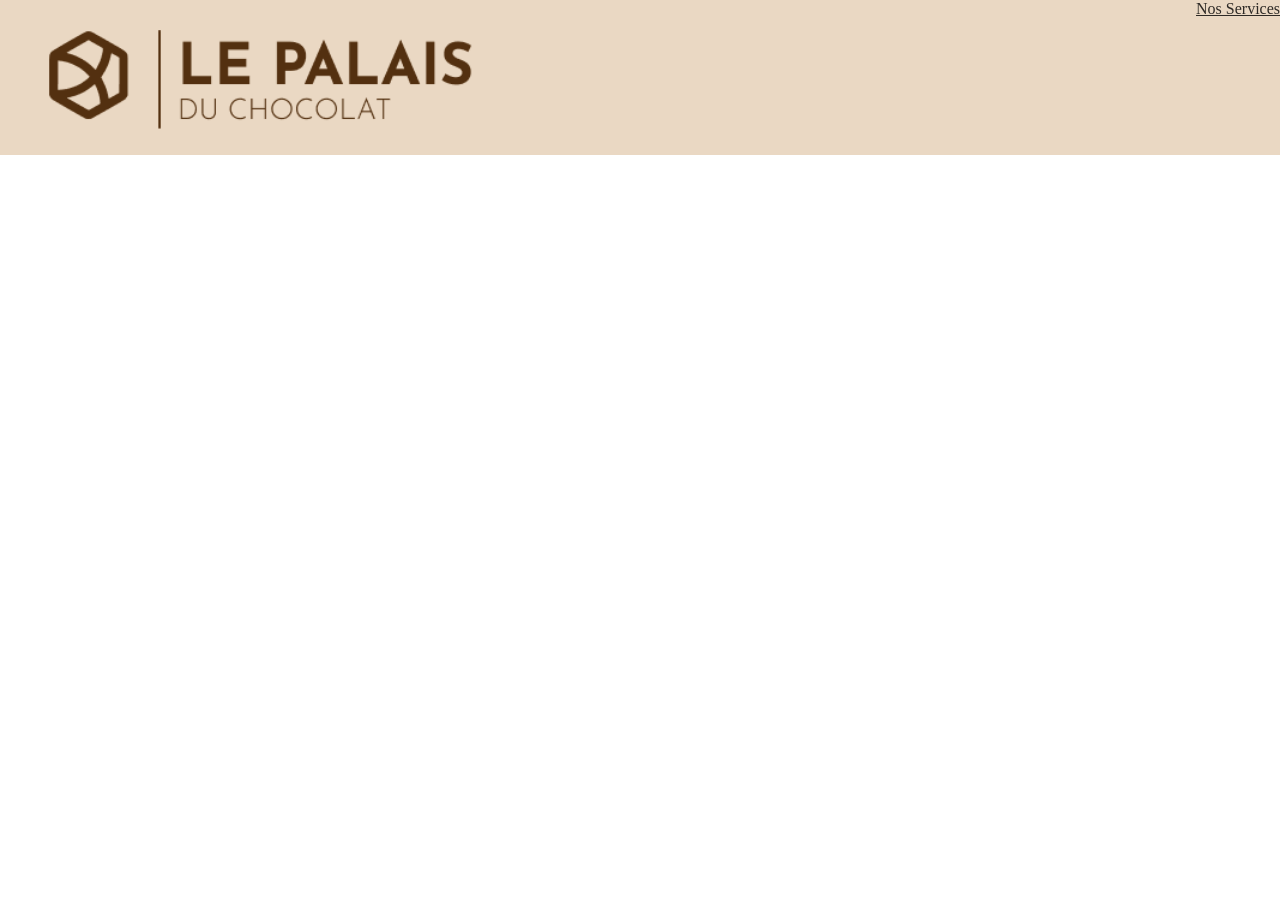
<file: Index.html>
<!DOCTYPE html>
<html lang="fr">
<head>
    <meta charset="UTF-8">
    <meta name="viewport" content="width=device-width, initial-scale=1.0">
    <title>Le Palais du Chocolat</title>
    <link rel="stylesheet" href="style.css">
</head>
<body>
    <!-- /* ANCHOR: Header*/ -->
    <header class="flex justify-between container-1000 beige">
        <img src="Asset/logo.png" alt="Logo du Palais du Chocolat" width="40%">
        <nav class=>
            <a href="services.html" class="darkgrey text25px">Nos Services</a>
            <a href="" class=""></a>
        </nav>
    </header>
    <!-- /* ANCHOR: Section principale*/ -->
    <section class="flex">

    </section>
</body>
</html>
</file>
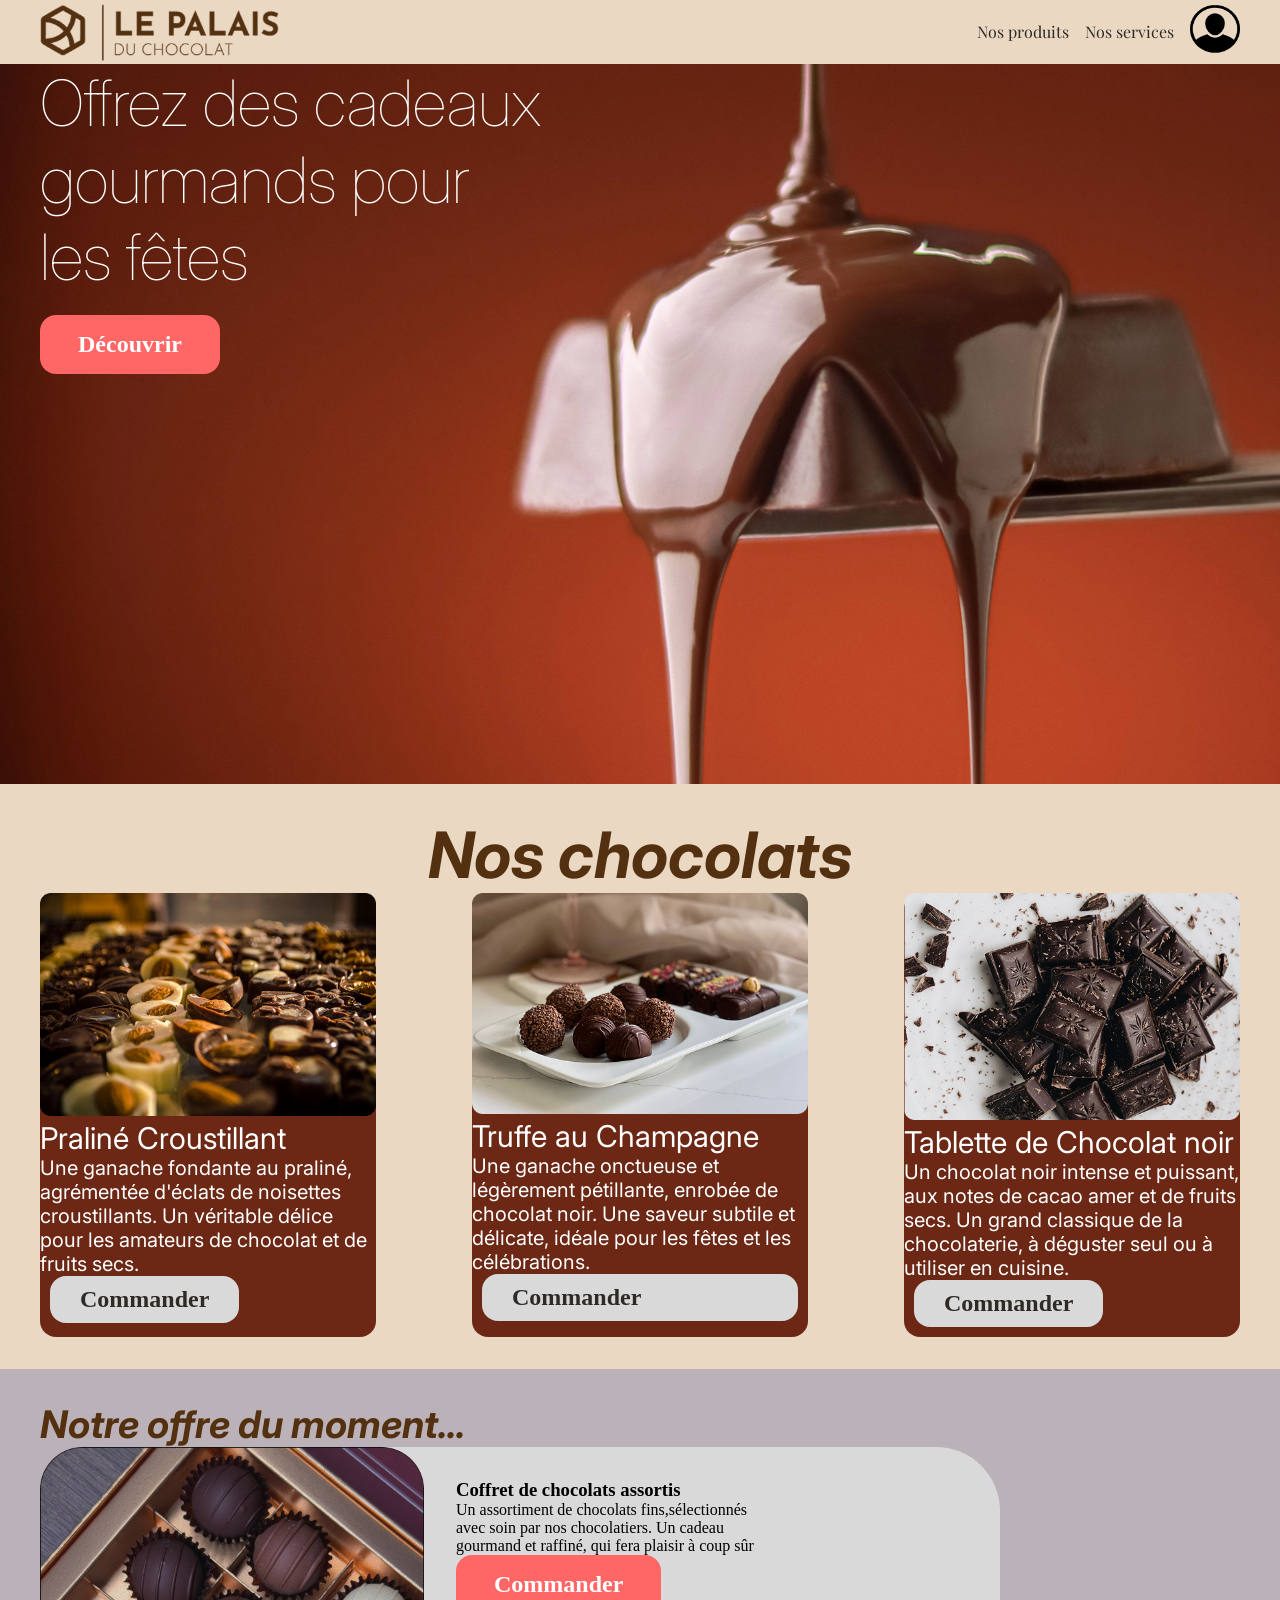
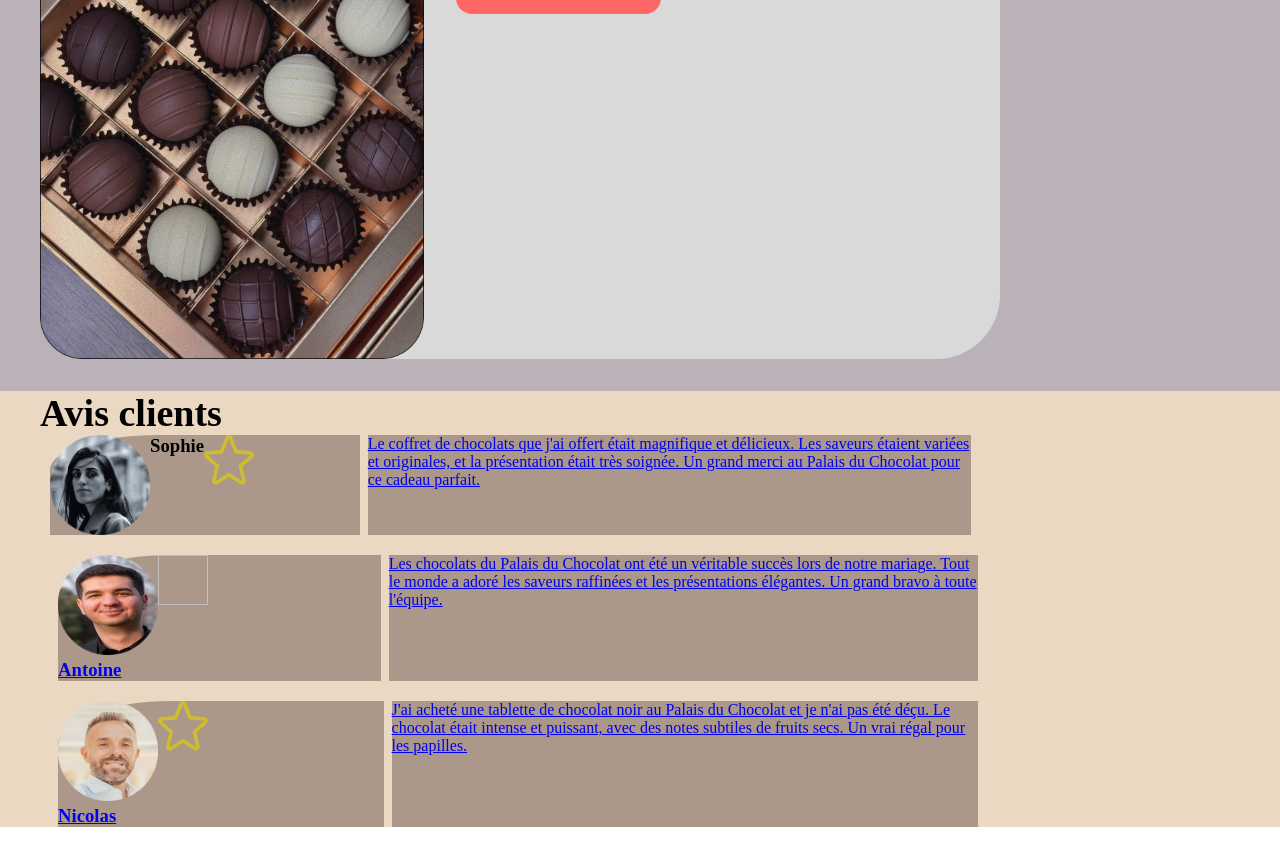
<file: index.html>
<!DOCTYPE html>
<html lang="fr">

<head>
    <meta charset="UTF-8">
    <meta name="viewport" content="width=device-width, initial-scale=1.0">
    <title>Le Palais du Chocolat</title>
    <link rel="stylesheet" href="style.css">
</head>

<body>
    <!-- /* ANCHOR: Header*/ -->
    <header class="beige">
        <div class="container-1200 flex justify-between">
            <img src="Asset/vrailogo.png" alt="Logo du Palais du Chocolat" class="W20">
            <nav class="flex align-center gap16">
                <a href="#chocolats" class="PlayfairD darkgrey px20 underline">Nos produits</a>
                <a href="services.html" class="PlayfairD darkgrey px20 underline">Nos services</a>
                <a href="seconnecter.html" class="">
                    <img width="50px" height="50px" src="Asset/seconnecter.png">
                </a>
            </nav>
        </div>
    </header>
    <!-- /* ANCHOR: Section principale*/ -->
    <section class="backimage">
        <div class="container-1200">
            <h1 class="inter light white px64">Offrez des cadeaux <br>gourmands pour <br>les fêtes</h1>
            <div class="mtop20">
                <a href="" class="mainbtn">Découvrir</a>
            </div>
        </div>
    </section>
    <!-- /* ANCHOR: nos chocolats*/ -->
    <section class="beige pad32">
        <div class="container-1200">
            <div class="flex justify-center">
                <h2 id="chocolats" class="brown inter italic px64">Nos chocolats</h2>
            </div>
            <div class="flex justify-between">
                <div class="cardNC">
                    <img src="Asset/praline.png" alt="Praliné Croustillant" width="100%">
                    <h3 class="chocotitre">Praliné Croustillant</h3>
                    <p class="chocopara">Une ganache fondante au praliné, agrémentée d'éclats de noisettes
                        croustillants. Un véritable
                        délice pour les amateurs de chocolat et de fruits secs.</p>
                    <a href="" class="secbtn flexbtn margbtn">Commander</a>
                </div>
                <div class="cardNC">
                    <img src="Asset/truffe-champagne.png" alt="Truffe au Champagne" width="100%">
                    <div class="flex column">
                        <h3 class="chocotitre">Truffe au Champagne</h3>
                        <p class="chocopara">Une ganache onctueuse et légèrement pétillante, enrobée de chocolat noir.
                            Une saveur subtile et délicate, idéale pour les fêtes et les célébrations.</p>
                        <a href="" class="secbtn flexbtn margbtn">Commander</a>
                    </div>

                </div>
                <div class="cardNC">
                    <img src="Asset/tablette.png" alt="Tablette de chocolat noir" width="100%">
                    <h3 class="chocotitre">Tablette de Chocolat noir</h3>
                    <p class="chocopara">Un chocolat noir intense et puissant, aux notes de cacao amer et de fruits
                        secs. Un grand
                        classique de la chocolaterie, à déguster seul ou à utiliser en cuisine.</p>
                    <a href="" class="secbtn flexbtn margbtn">Commander</a>
                </div>
            </div>
        </div>
    </section>
    <!-- /* ANCHOR: Offre du moment*/ -->
    <section class="grisclair pad32">
        <div class="container-1200">
            <div>
                <h2 class="brown inter italic px38">Notre offre du moment...</h2>
            </div>
            <div class="flex cardoffre">
                <img src="Asset/Coffret.png" alt="Coffret de chocolats assortis" class="W40">
                <div class="W40 pad32">
                    <h3>Coffret de chocolats assortis</h3>
                    <p>Un assortiment de chocolats fins,sélectionnés avec soin par nos chocolatiers. Un cadeau gourmand
                        et raffiné, qui fera plaisir à coup sûr</p>
                    <a href="" class="mainbtn">Commander</a>
                </div>
            </div>
        </div>
    </section>
    <!-- /* ANCHOR: Avis clients*/ -->
    <section class="beige">
        <div class="container-1200">
            <h2 class="px38">Avis clients</h2>
        
            <div class="flex gap8 margbtn2">
                <div class="flex cardTT">
                    <img src="Asset/sophie.png" alt="Sophie" class="wphoto">
                    <h3>Sophie</h3>
                    <a href="seconnecter.html" class=>
                        <img width="50px" height="50px" src="Asset/Etoile.png" class="etoile">
                </div>
                <div class="flex cardTT2">
                    <p>Le coffret de chocolats que j'ai offert était magnifique et délicieux. Les saveurs étaient
                        variées et originales, et la présentation était très soignée. Un grand merci au Palais du
                        Chocolat pour ce cadeau parfait.</p>
                </div>
            </div>
            <div class="flex gap8 margbtn2">
                <div class="flex cardTT">
                    <img src="Asset/Antoine.png" alt="Antoine" class="wphoto">
                    <h3>Antoine</h3>
                    <a href="seconnecter.html" class=>
                        <img width="50px" height="50px" src666666666666666666666666666666="Asset/Etoile.png" class="etoile">
                </div>
                <div class="flex cardTT2">
                    <p class="underline">Les chocolats du Palais du Chocolat ont été un véritable succès lors de notre mariage. Tout le
                        monde a adoré les saveurs raffinées et les présentations élégantes. Un grand bravo à toute
                        l'équipe.</p>
                </div>
            </div>
            <div class="flex gap8 margbtn2">
                <div class="flex cardTT">
                    <img src="Asset/nicolas.png" alt="Nicolas" class="wphoto">
                    <h3>Nicolas</h3>
                    <a href="seconnecter.html" class=>
                        <img width="50px" height="50px" src="Asset/Etoile.png">
                </div>
                <div class="flex cardTT2">
                    <p class="underline">
                        J'ai acheté une tablette de chocolat noir au Palais du Chocolat et je n'ai pas été déçu. Le
                        chocolat était intense et puissant, avec des notes subtiles de fruits secs. Un vrai régal pour les papilles.
                    </p>
                </div>
            </div>
        </div>
    </section>
</body>

</html>
</file>
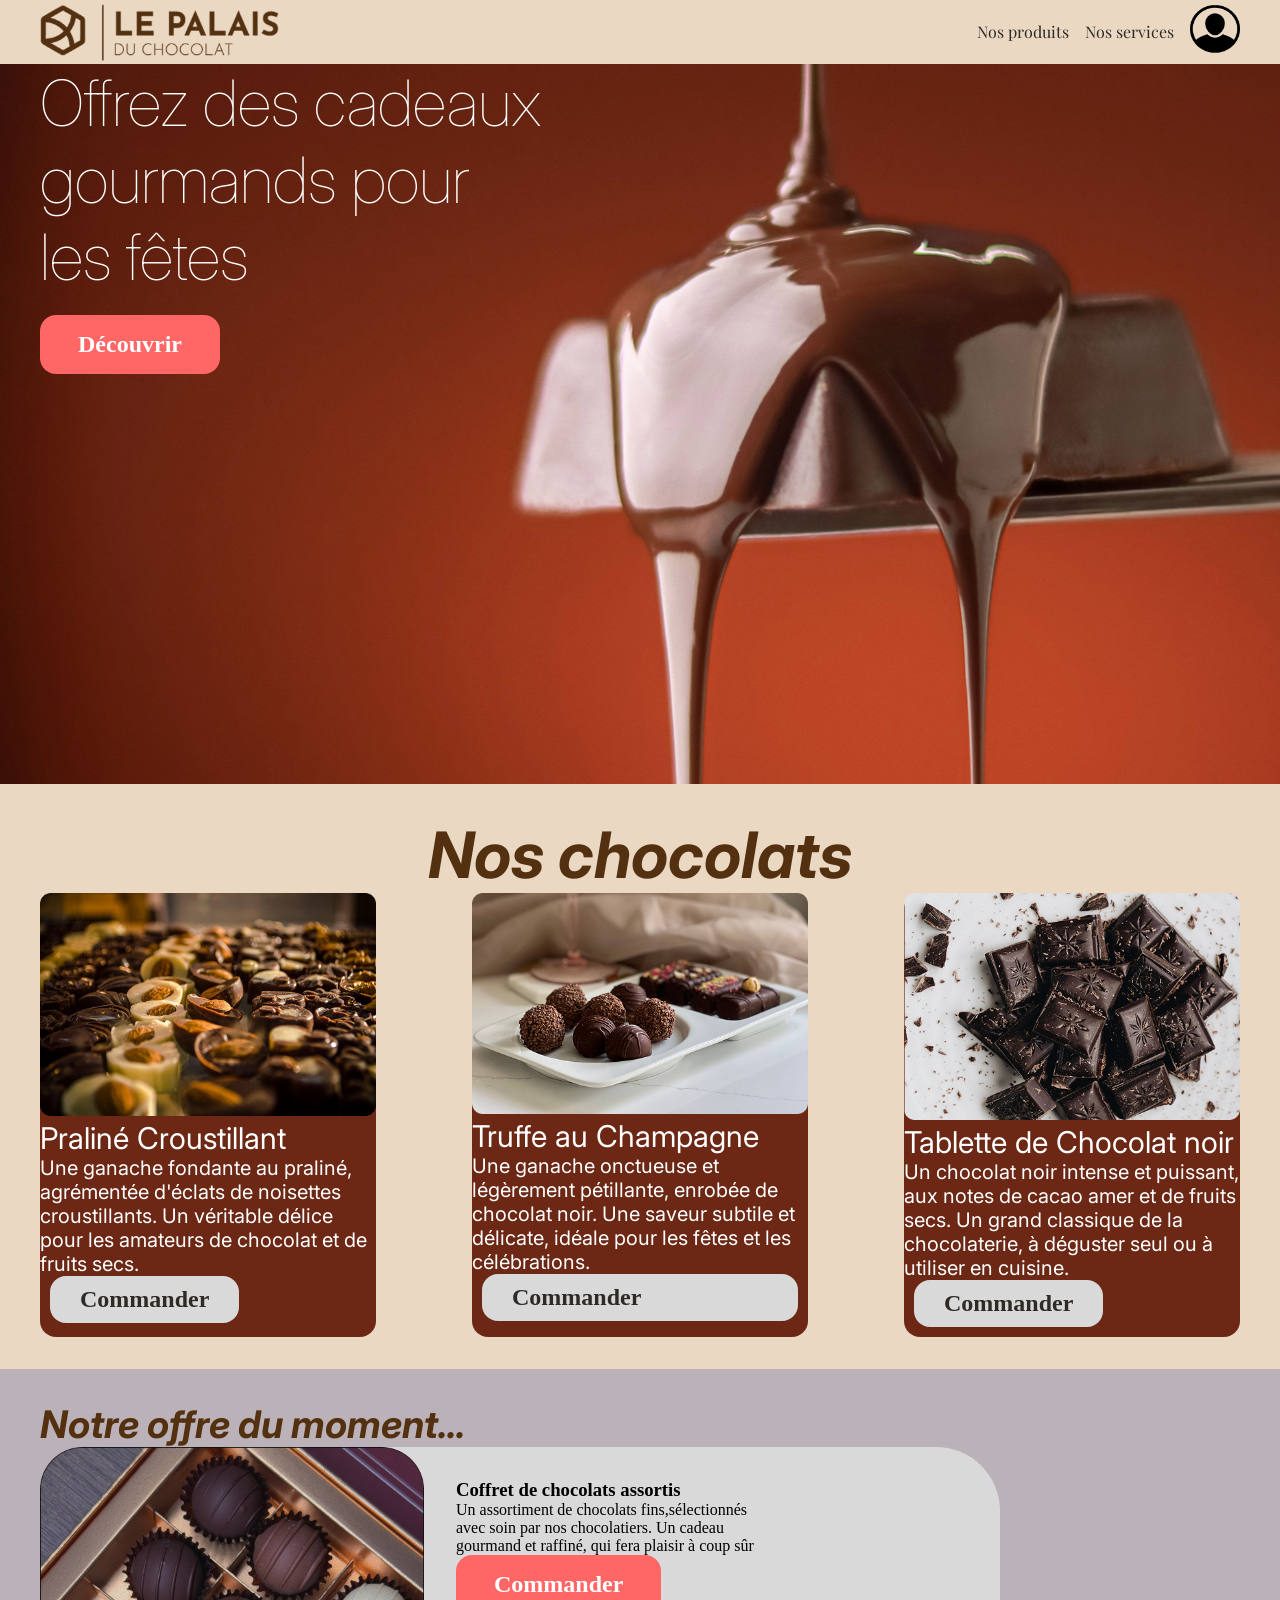
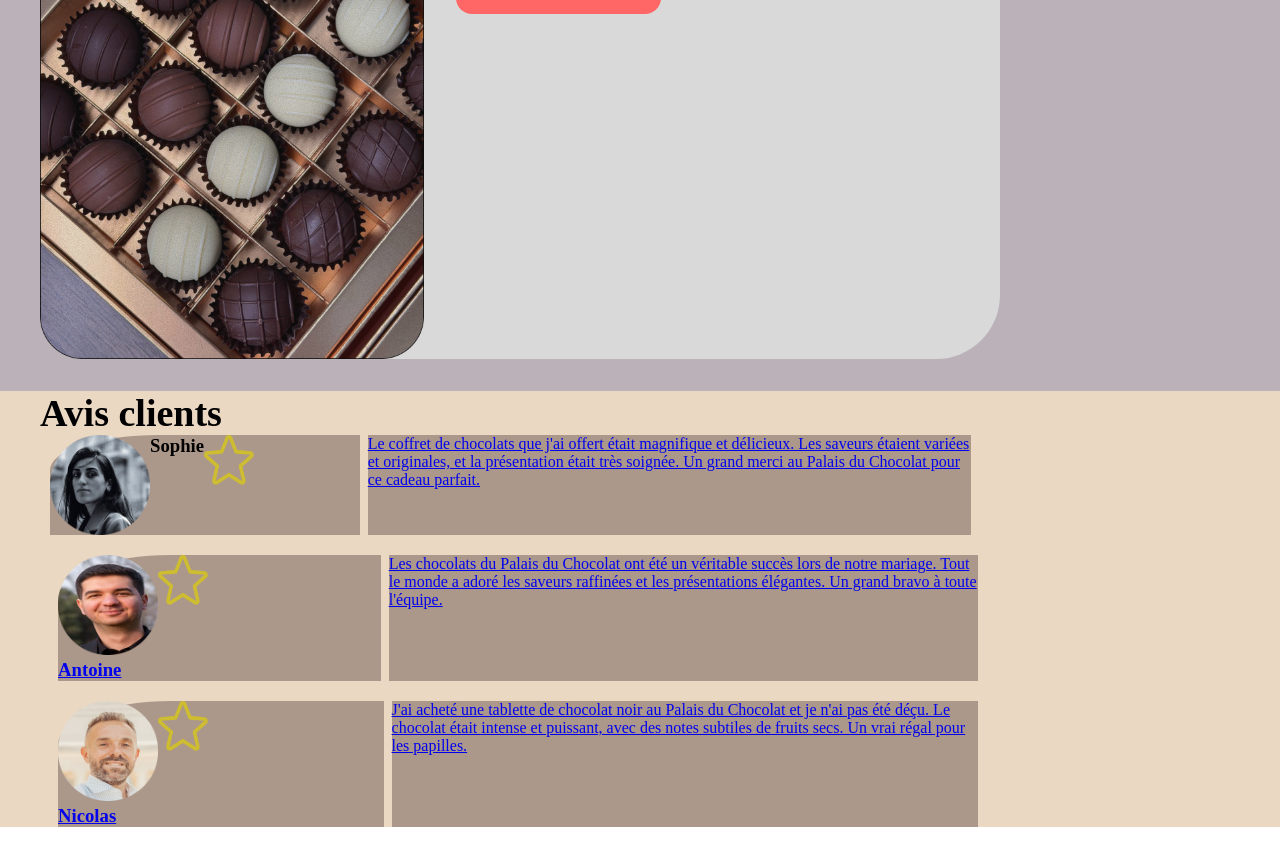
<file: blabla.html>
<!DOCTYPE html>
<html lang="fr">

<head>
    <meta charset="UTF-8">
    <meta name="viewport" content="width=device-width, initial-scale=1.0">
    <title>Le Palais du Chocolat</title>
    <link rel="stylesheet" href="style.css">
</head>

<body>
    <!-- /* ANCHOR: Header*/ -->
    <header class="beige">
        <div class="container-1200 flex justify-between">
            <img src="Asset/vrailogo.png" alt="Logo du Palais du Chocolat" class="W20">
            <nav class="flex align-center gap16">
                <a href="#chocolats" class="PlayfairD darkgrey px20 underline">Nos produits</a>
                <a href="services.html" class="PlayfairD darkgrey px20 underline">Nos services</a>
                <a href="seconnecter.html" class="">
                    <img width="50px" height="50px" src="Asset/seconnecter.png">
                </a>
            </nav>
        </div>
    </header>
    <!-- /* ANCHOR: Section principale*/ -->
    <section class="backimage">
        <div class="container-1200">
            <h1 class="inter light white px64">Offrez des cadeaux <br>gourmands pour <br>les fêtes</h1>
            <div class="mtop20">
                <a href="" class="mainbtn">Découvrir</a>
            </div>
        </div>
    </section>
    <!-- /* ANCHOR: nos chocolats*/ -->
    <section class="beige pad32">
        <div class="container-1200">
            <div class="flex justify-center">
                <h2 id="chocolats" class="brown inter italic px64">Nos chocolats</h2>
            </div>
            <div class="flex justify-between">
                <div class="cardNC">
                    <img src="Asset/praline.png" alt="Praliné Croustillant" width="100%">
                    <h3 class="chocotitre">Praliné Croustillant</h3>
                    <p class="chocopara">Une ganache fondante au praliné, agrémentée d'éclats de noisettes
                        croustillants. Un véritable
                        délice pour les amateurs de chocolat et de fruits secs.</p>
                    <a href="" class="secbtn flexbtn margbtn">Commander</a>
                </div>
                <div class="cardNC">
                    <img src="Asset/truffe-champagne.png" alt="Truffe au Champagne" width="100%">
                    <div class="flex column">
                        <h3 class="chocotitre">Truffe au Champagne</h3>
                        <p class="chocopara">Une ganache onctueuse et légèrement pétillante, enrobée de chocolat noir.
                            Une saveur subtile et délicate, idéale pour les fêtes et les célébrations.</p>
                        <a href="" class="secbtn flexbtn margbtn">Commander</a>
                    </div>

                </div>
                <div class="cardNC">
                    <img src="Asset/tablette.png" alt="Tablette de chocolat noir" width="100%">
                    <h3 class="chocotitre">Tablette de Chocolat noir</h3>
                    <p class="chocopara">Un chocolat noir intense et puissant, aux notes de cacao amer et de fruits
                        secs. Un grand
                        classique de la chocolaterie, à déguster seul ou à utiliser en cuisine.</p>
                    <a href="" class="secbtn flexbtn margbtn">Commander</a>
                </div>
            </div>
        </div>
    </section>
    <!-- /* ANCHOR: Offre du moment*/ -->
    <section class="grisclair pad32">
        <div class="container-1200">
            <div>
                <h2 class="brown inter italic px38">Notre offre du moment...</h2>
            </div>
            <div class="flex cardoffre">
                <img src="Asset/Coffret.png" alt="Coffret de chocolats assortis" class="W40">
                <div class="W40 pad32">
                    <h3>Coffret de chocolats assortis</h3>
                    <p>Un assortiment de chocolats fins,sélectionnés avec soin par nos chocolatiers. Un cadeau gourmand
                        et raffiné, qui fera plaisir à coup sûr</p>
                    <a href="" class="mainbtn">Commander</a>
                </div>
            </div>
        </div>
    </section>
    <!-- /* ANCHOR: Avis clients*/ -->
    <section class="beige">
        <div class="container-1200">
            <h2 class="px38">Avis clients</h2>
        
            <div class="flex gap8 margbtn2">
                <div class="flex cardTT">
                    <img src="Asset/sophie.png" alt="Sophie" class="wphoto">
                    <h3>Sophie</h3>
                    <a href="seconnecter.html" class=>
                        <img width="50px" height="50px" src="Asset/Etoile.png" class="etoile">
                </div>
                <div class="flex cardTT2">
                    <p>Le coffret de chocolats que j'ai offert était magnifique et délicieux. Les saveurs étaient
                        variées et originales, et la présentation était très soignée. Un grand merci au Palais du
                        Chocolat pour ce cadeau parfait.</p>
                </div>
            </div>
            <div class="flex gap8 margbtn2">
                <div class="flex cardTT">
                    <img src="Asset/Antoine.png" alt="Antoine" class="wphoto">
                    <h3>Antoine</h3>
                    <a href="seconnecter.html" class=>
                        <img width="50px" height="50px" src="Asset/Etoile.png" class="etoile">
                </div>
                <div class="flex cardTT2">
                    <p class="underline">Les chocolats du Palais du Chocolat ont été un véritable succès lors de notre mariage. Tout le
                        monde a adoré les saveurs raffinées et les présentations élégantes. Un grand bravo à toute
                        l'équipe.</p>
                </div>
            </div>
            <div class="flex gap8 margbtn2">
                <div class="flex cardTT">
                    <img src="Asset/nicolas.png" alt="Nicolas" class="wphoto">
                    <h3>Nicolas</h3>
                    <a href="seconnecter.html" class=>
                        <img width="50px" height="50px" src="Asset/Etoile.png">
                </div>
                <div class="flex cardTT2">
                    <p class="underline">
                        J'ai acheté une tablette de chocolat noir au Palais du Chocolat et je n'ai pas été déçu. Le
                        chocolat était intense et puissant, avec des notes subtiles de fruits secs. Un vrai régal pour les papilles.
                    </p>
                </div>
            </div>
        </div>
    </section>
</body>

</html>
</file>
<file: style.css>
/*ANCHOR: Import*/
@import url('https://fonts.googleapis.com/css2?family=DM+Serif+Display:ital@0;1&family=Inter:ital,opsz,wght@0,14..32,100..900;1,14..32,100..900&family=Jost:ital,wght@0,100..900;1,100..900&family=Playfair+Display:ital,wght@0,400..900;1,400..900&display=swap'); 

/*ANCHOR: Reset*/
*{
margin : 0;
padding : 0;
box-sizing: border-box;
}

/*ANCHOR: Flex*/
.flex {
  display: flex;
} 

.wrap{
  flex-wrap: wrap;
} 

.flexbtn{
  display: flex;
  justify-content: center;
}

.wrap{
  flex-wrap: wrap;
}

.justify-between {
  justify-content: space-between;
} 

.justify-center {
  justify-content: center;
}

.justify-left{
  justify-content: flex-start;
}

.align-center {
  align-items: center;
}

.align-end {
  align-items:end;
}

.column{
  display: flex;
  flex-direction: column;
  justify-content: space-between;
}

/*ANCHOR: Largeurs*/
.W20{
  width: 20%;
}
.W40{
  width: 40%;
}

.large-4 {
  width: calc(33.3333333333% - 2 * var(--gap) / 3);
}

.gap8{
  gap: 8px;
}

.gap16{
  gap: 16px;
}
/*ANCHOR: Container & background*/
.container-800 {
  max-width: 800px;
  margin-left: auto;
  margin-right: auto;
  /*vous pouvez enlever le padding si il vous gene*/
}

.container-1200 {
  max-width: 1200px;
  margin-left: auto;
  margin-right: auto;
  /*vous pouvez enlever le padding si il vous gene*/
}

.backimage{
  background-image: url("Asset/backimage.png");
  height: 80vh;
  background-repeat: no-repeat;
  background-size: cover;
}

.noelimage{
  background-image: url(Asset/noel.png);
  background-repeat: no-repeat;
  background-position: 100%;
}

.beige{
   background-color: #ead8c3;
}

.grisclair{
  background-color:#BBB1B8;
}

/*ANCHOR: Typographie*/
.bold{
  font-weight: bold;
}

.light{
  font-weight: lighter;
}

.italic{
  font-style: italic;
}

.underline{
  text-decoration: none;
}

.darkgrey{
  color:#2E2A26;
}

.white{
  color: #fff;
}

.brown{
  color: #533010;
}

.px15{
  font-size: 20px; 
}

.px30{
  font-size: 30px; 
}

.px38{
  font-size: 38px;
}

.px50{
  font-size: 50px;
}
.px64 {
  font-size: 64px
}

.PlayfairD{
  font-family: 'Playfair Display';
}

.inter{
  font-family: 'Inter';
}

/*ANCHOR: Bouton*/
.connect {
  display: inline-block;
  background-image: url(Asset/seconnecter.png);
  padding: 10px 18px;
  cursor: pointer;
  border: 2px solid var(--primary);
}

.mainbtn {
  display: inline-block;
  padding: 16px 38px;
  border-radius: 16px;
  cursor: pointer;
  background-color: #FF6666;
  font-size: 15px;
  text-decoration: none;
  font-weight: 900;
  font-size: 24px;
  color: white;
}

.secbtn {
  display: inline-block;
  padding: 10px 30px;
  border-radius: 16px;
  cursor: pointer;
  background-color: #D9D9D9;
  text-decoration: none;
  font-weight: 900;
  font-size: 24px;
  color: #2E2A26;
}

/*ANCHOR: Marging and padding*/
.margbtn{
  margin-left: 10px;
  margin-right: 10px;
  margin-bottom: 10px;
}

.margbtn2{
  margin-left: 10px;
  margin-right: 10px;
  margin-bottom: 20px;
}

.mtop20{
  margin-top: 20px;
}
.pad32 {
  padding: 32px;
}

/*ANCHOR: Cartes */
.cardNC {
  border-radius: 16px;
  background-color: #6C2815;
  width: 28%;
}

.cardoffre{
  border-radius: 64px;
  background-color: #D9D9D9;
  width: 80%;
}

.cardTT {
  border-top-left-radius: 35%;
  background-color: #ac988a;
  width: 40%;
}

.cardTT2{
  background-color: #ac988a;
  width: 70%;
  height: 100%;
}


/*ANCHOR: Modifs perso*/
.wphoto{
  height: 100px;
  width: 100px;
}


.etoile{
  justify-content: center;
  align-items: center;
}


.chocotitre{
  color:white;
  font-family: 'Inter';
  font-size: 30px;
  font-weight: unset;
}

.chocopara{
  color: white;
  font-family: 'Inter';
  font-size: 20px;
}
</file>
